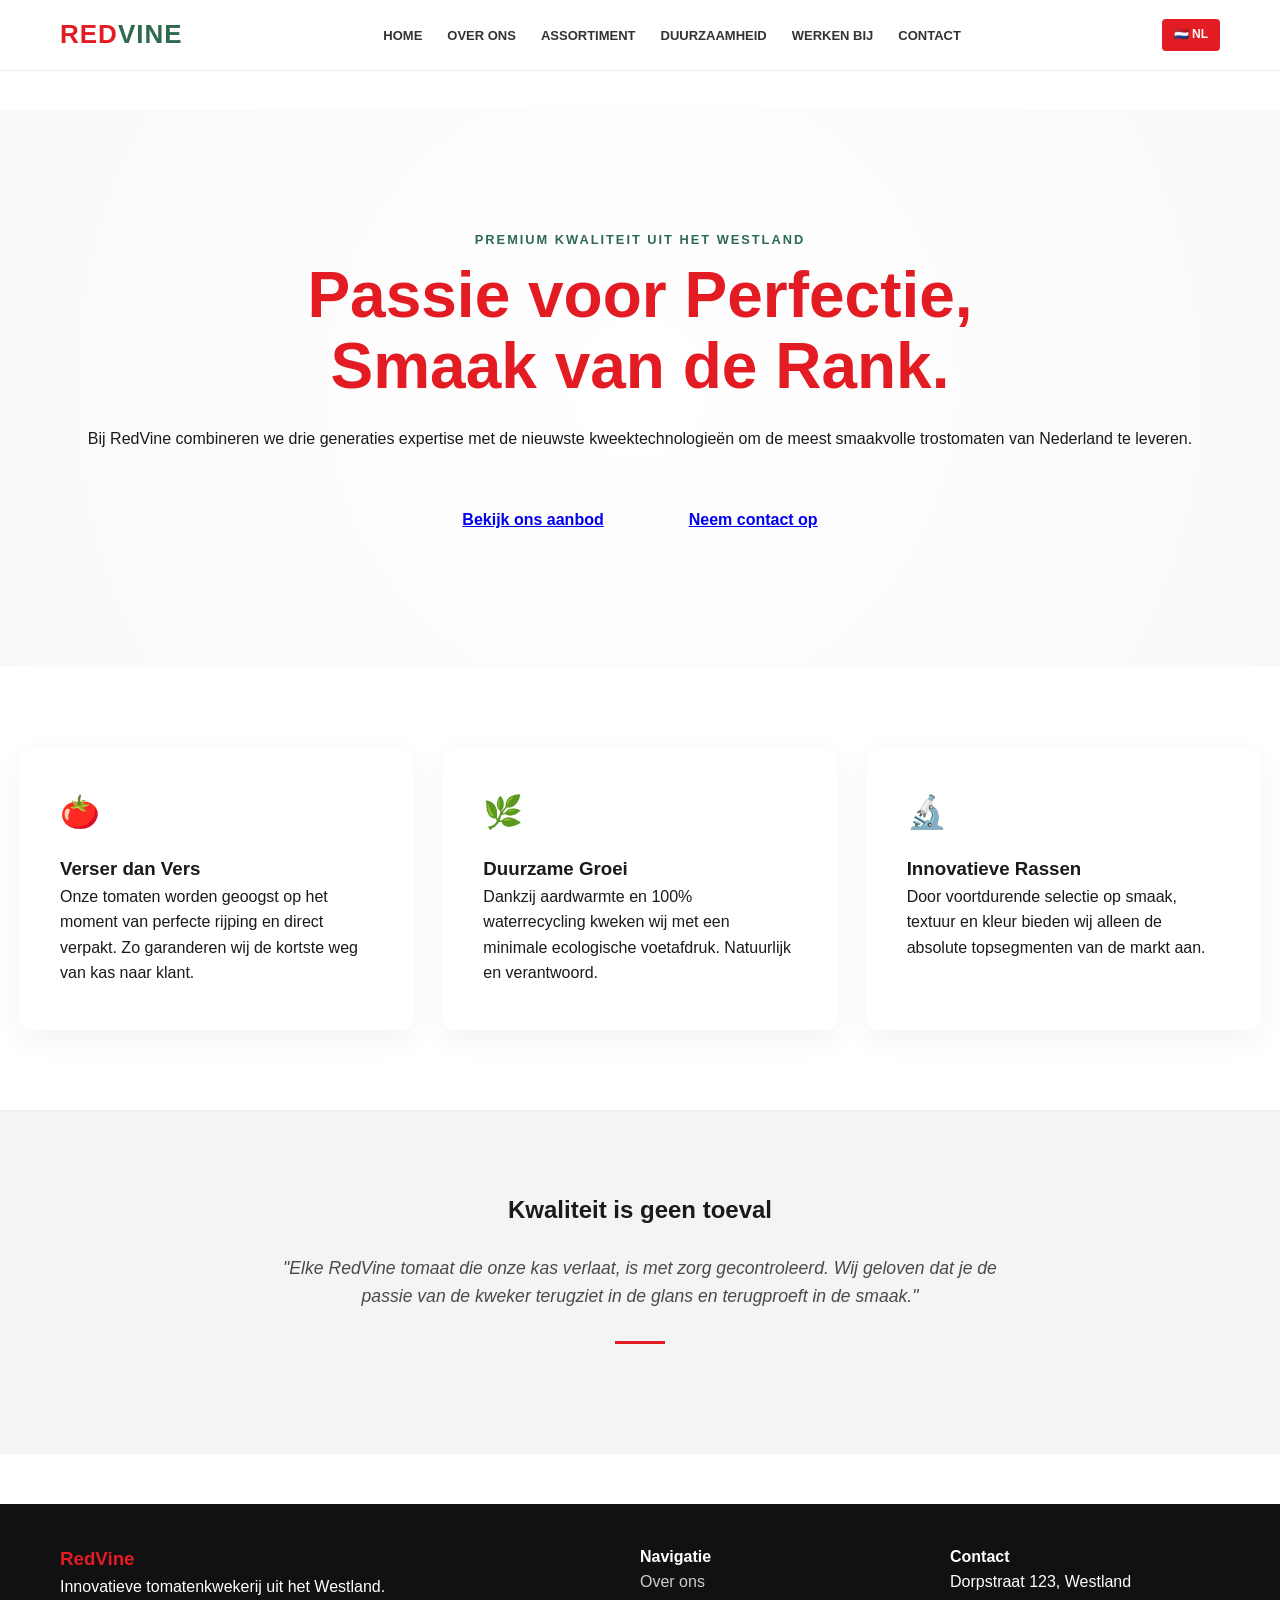
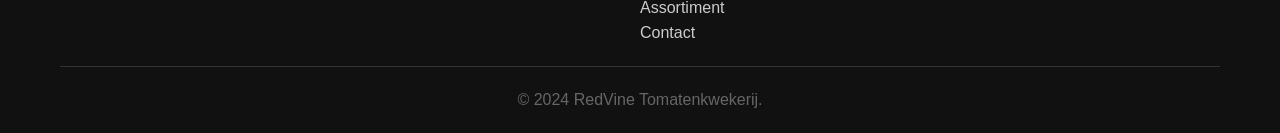
<file: index.html>
<!DOCTYPE html>
<html lang="nl">
<head>
    <meta charset="UTF-8">
    <meta name="viewport" content="width=device-width, initial-scale=1.0">
    <meta name="description" content="RedVine - Innovatieve tomatenkwekerij gespecialiseerd in de hoogste kwaliteit trostomaten met oog voor duurzaamheid.">
    <title>RedVine | Innovatieve Tomatenkwekerij</title>
    <link rel="stylesheet" href="style.css">
</head>
<body>

    <div id="header-placeholder"></div>

    <main>
        <!-- Hero Sectie -->
        <section class="hero">
            <div class="container">
                <span style="color: var(--accent-green); font-weight: 700; text-transform: uppercase; letter-spacing: 2px; font-size: 0.8rem; display: block; margin-bottom: 10px;">Premium Kwaliteit uit het Westland</span>
                <h1>Passie voor Perfectie,<br>Smaak van de Rank.</h1>
                <p>Bij RedVine combineren we drie generaties expertise met de nieuwste kweektechnologieën om de meest smaakvolle trostomaten van Nederland te leveren.</p>
                <div class="cta-group" style="display: flex; gap: 15px; justify-content: center; margin-top: 40px;">
                    <a href="assortiment.html" class="btn btn-primary">Bekijk ons aanbod</a>
                    <a href="contact.html" class="btn btn-secondary">Neem contact op</a>
                </div>
            </div>
        </section>

        <!-- Kenmerken Sectie (Nu met rode randen en naast elkaar) -->
        <section class="features" style="background-color: var(--white);">
            <div class="container">
                <div class="grid" style="display: grid; grid-template-columns: repeat(3, 1fr); gap: 30px;">
                    <div class="card feature-card-red">
                        <div style="color: var(--primary-red); font-size: 2rem; margin-bottom: 15px;">🍅</div>
                        <h3>Verser dan Vers</h3>
                        <p>Onze tomaten worden geoogst op het moment van perfecte rijping en direct verpakt. Zo garanderen wij de kortste weg van kas naar klant.</p>
                    </div>
                    <div class="card feature-card-red">
                        <div style="color: var(--primary-red); font-size: 2rem; margin-bottom: 15px;">🌿</div>
                        <h3>Duurzame Groei</h3>
                        <p>Dankzij aardwarmte en 100% waterrecycling kweken wij met een minimale ecologische voetafdruk. Natuurlijk en verantwoord.</p>
                    </div>
                    <div class="card feature-card-red">
                        <div style="color: var(--primary-red); font-size: 2rem; margin-bottom: 15px;">🔬</div>
                        <h3>Innovatieve Rassen</h3>
                        <p>Door voortdurende selectie op smaak, textuur en kleur bieden wij alleen de absolute topsegmenten van de markt aan.</p>
                    </div>
                </div>
            </div>
        </section>

        <!-- Onze Belofte -->
        <section style="background-color: var(--bg-alt); text-align: center; border-top: 1px solid #eee;">
            <div class="container" style="max-width: 800px;">
                <h2 style="margin-bottom: 25px;">Kwaliteit is geen toeval</h2>
                <p style="font-size: 1.1rem; color: var(--text-muted); font-style: italic;">"Elke RedVine tomaat die onze kas verlaat, is met zorg gecontroleerd. Wij geloven dat je de passie van de kweker terugziet in de glans en terugproeft in de smaak."</p>
                <div style="width: 50px; height: 3px; background: var(--primary-red); margin: 30px auto;"></div>
            </div>
        </section>
    </main>

    <div id="footer-placeholder"></div>

<script>
    // Voeg 'components/' toe voor de bestandsnaam
    fetch('components/header.html')
        .then(res => res.text())
        .then(data => {
            document.getElementById('header-placeholder').innerHTML = data;
        });

    fetch('components/footer.html')
        .then(res => res.text())
        .then(data => {
            document.getElementById('footer-placeholder').innerHTML = data;
        });
</script>

</body>
</html>
</file>
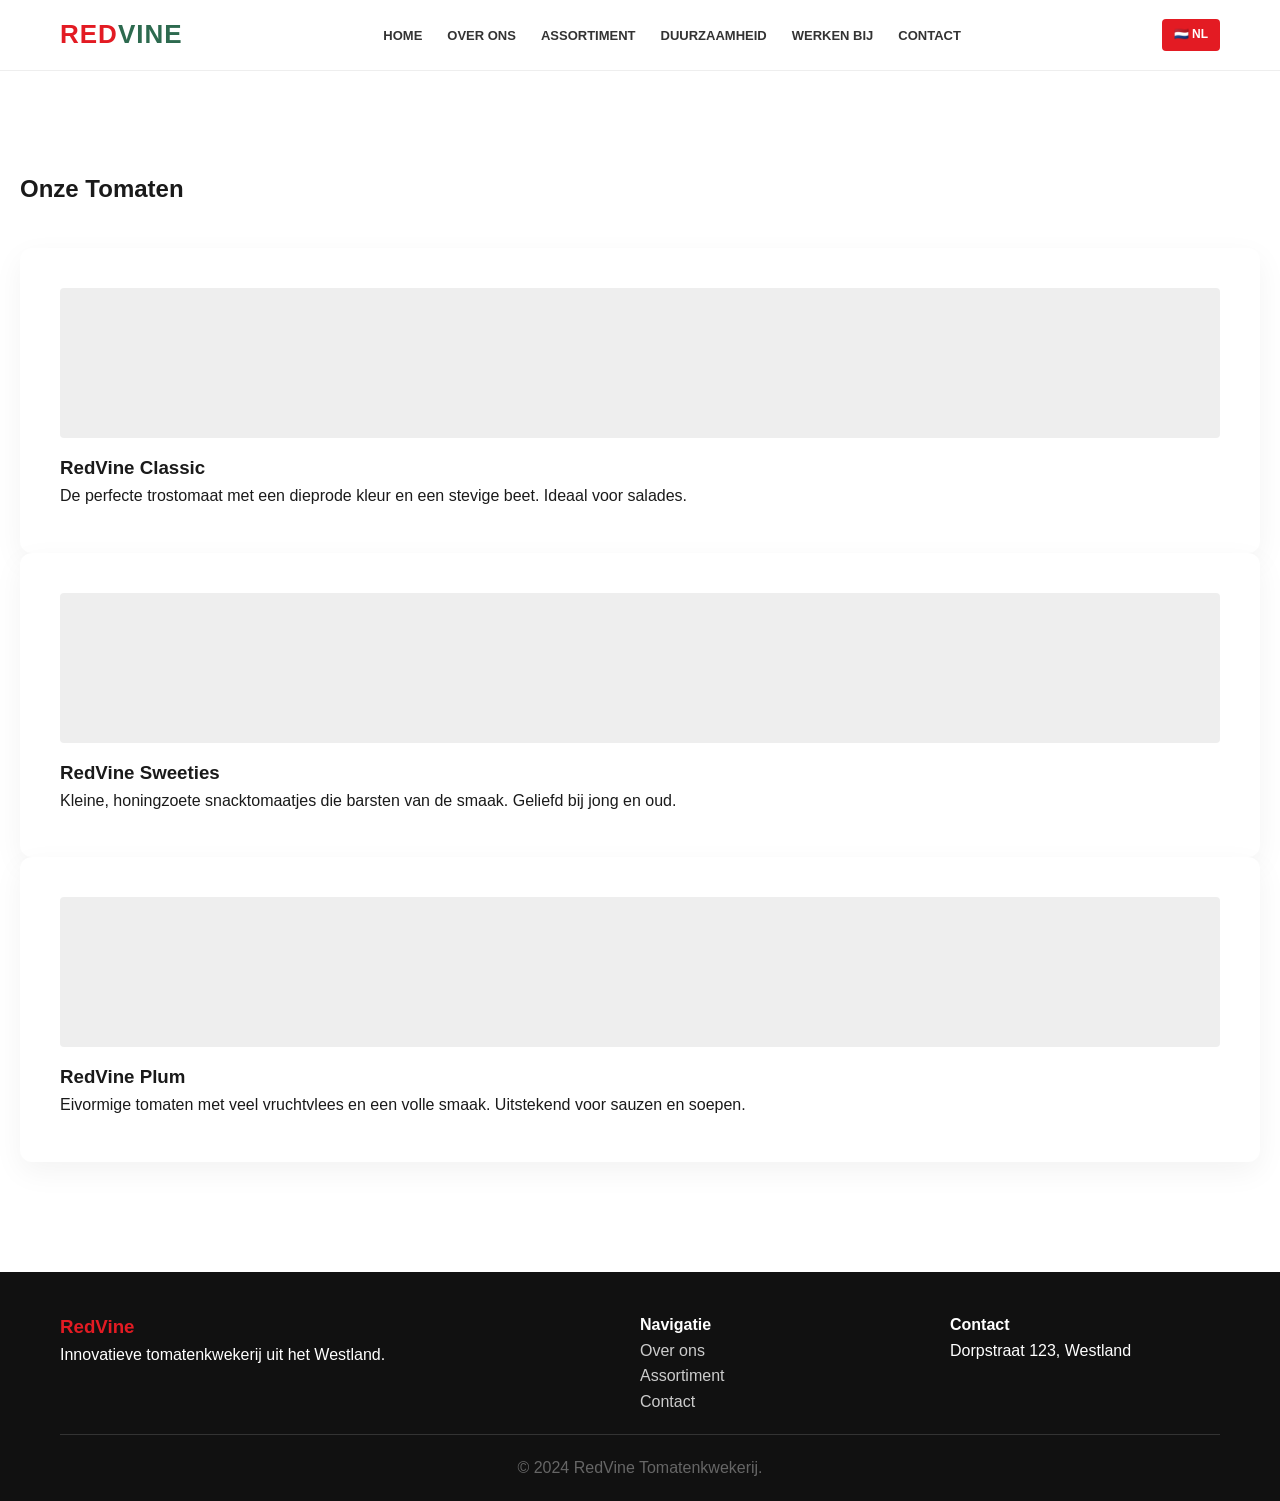
<file: assortiment.html>
<!DOCTYPE html>
<html lang="nl">
<head>
    <meta charset="UTF-8">
    <meta name="viewport" content="width=device-width, initial-scale=1.0">
    <meta name="description" content="Bekijk onze tomatenrassen: van trostomaat tot snacktomaat. Kwaliteit en smaak direct van de kweker.">
    <title>Ons Assortiment | RedVine</title>
    <link rel="stylesheet" href="style.css">
</head>
<body>

    <div id="header-placeholder"></div>

    <main class="container" style="padding: 60px 20px;">
        <h2 style="margin-bottom: 40px;">Onze Tomaten</h2>
        <div class="grid">
            <div class="card">
                <div style="height: 150px; background: #eee; margin-bottom: 15px; border-radius: 4px;"></div>
                <h3>RedVine Classic</h3>
                <p>De perfecte trostomaat met een dieprode kleur en een stevige beet. Ideaal voor salades.</p>
            </div>
            <div class="card">
                <div style="height: 150px; background: #eee; margin-bottom: 15px; border-radius: 4px;"></div>
                <h3>RedVine Sweeties</h3>
                <p>Kleine, honingzoete snacktomaatjes die barsten van de smaak. Geliefd bij jong en oud.</p>
            </div>
            <div class="card">
                <div style="height: 150px; background: #eee; margin-bottom: 15px; border-radius: 4px;"></div>
                <h3>RedVine Plum</h3>
                <p>Eivormige tomaten met veel vruchtvlees en een volle smaak. Uitstekend voor sauzen en soepen.</p>
            </div>
        </div>
    </main>

    <div id="footer-placeholder"></div>

<script>
    // Voeg 'components/' toe voor de bestandsnaam
    fetch('components/header.html')
        .then(res => res.text())
        .then(data => {
            document.getElementById('header-placeholder').innerHTML = data;
        });

    fetch('components/footer.html')
        .then(res => res.text())
        .then(data => {
            document.getElementById('footer-placeholder').innerHTML = data;
        });
</script>

</body>
</html>
</file>
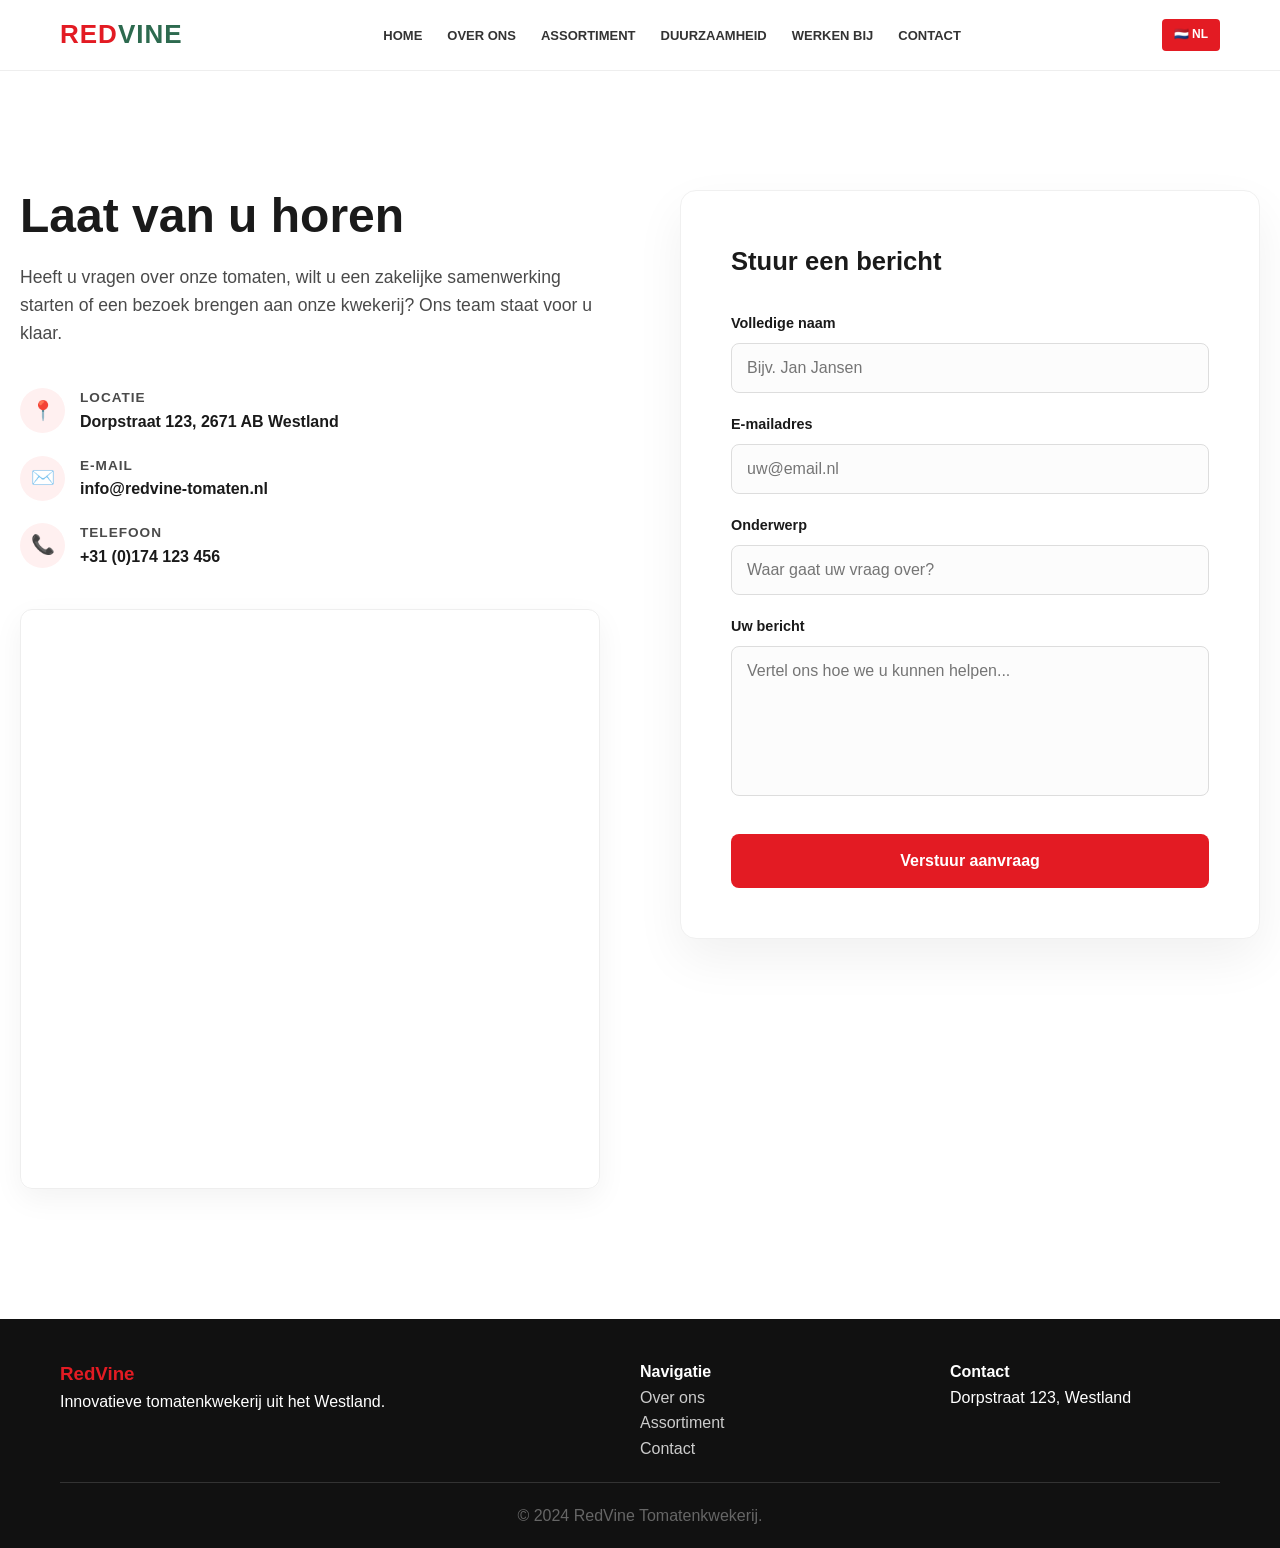
<file: contact.html>
<!DOCTYPE html>
<html lang="nl">
<head>
    <meta charset="UTF-8">
    <meta name="viewport" content="width=device-width, initial-scale=1.0">
    <meta name="description" content="Contact opnemen met RedVine? Vind hier onze adresgegevens of stuur ons direct een bericht via het formulier.">
    <title>Contact | RedVine</title>
    
    <!-- Je bestaande stylesheet voor header/footer -->
    <link rel="stylesheet" href="style.css">

    <style>
        /* CONTACT PAGINA SPECIFIEKE STYLING - Dit zorgt voor de 2 kolommen en modernisering */
        
        .contact-page-main {
            padding: 80px 0;
            animation: pageFadeIn 0.8s ease-out forwards;
        }

        .contact-grid {
            display: grid;
            grid-template-columns: 1fr 1fr; /* Forceert twee kolommen naast elkaar */
            gap: 80px;
            align-items: start;
        }

        /* Linkerkolom: Info & Map */
        .info-section h1 {
            font-size: 3rem;
            color: var(--text-dark);
            margin-bottom: 20px;
            line-height: 1.1;
        }

        .intro-text {
            font-size: 1.1rem;
            color: var(--text-muted);
            margin-bottom: 40px;
        }

        .detail-item {
            display: flex;
            align-items: center;
            gap: 15px;
            margin-bottom: 20px;
        }

        .icon-circle {
            background: #fff0f0;
            width: 45px;
            height: 45px;
            display: flex;
            align-items: center;
            justify-content: center;
            border-radius: 50%;
            font-size: 1.2rem;
        }

        .detail-item h4 {
            margin: 0;
            font-size: 0.85rem;
            text-transform: uppercase;
            letter-spacing: 1px;
            color: var(--text-muted);
        }

        .detail-item p {
            margin: 0;
            font-weight: 600;
        }

        /* De vierkante kaart */
        .map-box {
            width: 100%;
            aspect-ratio: 1 / 1; /* Maakt de kaart perfect vierkant */
            margin-top: 40px;
            border-radius: 12px;
            overflow: hidden;
            border: 1px solid #eee;
            box-shadow: 0 10px 30px rgba(0,0,0,0.05);
        }

        /* Rechterkolom: Formulier Card */
        .form-card {
            background: #ffffff;
            padding: 50px;
            border-radius: 16px;
            box-shadow: 0 20px 50px rgba(0,0,0,0.06);
            border: 1px solid #f0f0f0;
        }

        .form-card h3 {
            font-size: 1.6rem;
            margin-bottom: 30px;
        }

        .form-group {
            margin-bottom: 20px;
        }

        .form-group label {
            display: block;
            font-size: 0.9rem;
            font-weight: 600;
            margin-bottom: 8px;
        }

        .form-group input, 
        .form-group textarea {
            width: 100%;
            padding: 15px;
            border: 1px solid #ddd;
            border-radius: 8px;
            font-family: inherit;
            font-size: 1rem;
            background: #fcfcfc;
            transition: all 0.3s ease;
            box-sizing: border-box; /* Cruciaal: zorgt dat padding binnen de 100% valt */
        }

        .form-group input:focus, 
        .form-group textarea:focus {
            outline: none;
            border-color: var(--primary-red);
            background: #fff;
            box-shadow: 0 0 0 4px rgba(227, 27, 35, 0.05);
        }

        .form-group textarea {
            height: 150px;
            resize: none;
        }

        .submit-btn {
            width: 100%;
            background-color: var(--primary-red);
            color: white;
            border: none;
            padding: 18px;
            border-radius: 8px;
            font-weight: 700;
            font-size: 1rem;
            cursor: pointer;
            transition: transform 0.2s, background 0.3s;
            margin-top: 10px;
        }

        .submit-btn:hover {
            background-color: #c4161d;
            transform: translateY(-2px);
        }

        /* Responsive */
        @media (max-width: 992px) {
            .contact-grid {
                grid-template-columns: 1fr;
                gap: 50px;
            }
        }
    </style>
</head>
<body>

    <div id="header-placeholder"></div>

    <main class="contact-page-main">
        <div class="container contact-grid">
            
            <!-- Linkerkolom: Info & Map -->
            <div class="info-section">
                <h1>Laat van u horen</h1>
                <p class="intro-text">Heeft u vragen over onze tomaten, wilt u een zakelijke samenwerking starten of een bezoek brengen aan onze kwekerij? Ons team staat voor u klaar.</p>
                
                <div class="contact-details">
                    <div class="detail-item">
                        <div class="icon-circle">📍</div>
                        <div>
                            <h4>Locatie</h4>
                            <p>Dorpstraat 123, 2671 AB Westland</p>
                        </div>
                    </div>
                    <div class="detail-item">
                        <div class="icon-circle">✉️</div>
                        <div>
                            <h4>E-mail</h4>
                            <p>info@redvine-tomaten.nl</p>
                        </div>
                    </div>
                    <div class="detail-item">
                        <div class="icon-circle">📞</div>
                        <div>
                            <h4>Telefoon</h4>
                            <p>+31 (0)174 123 456</p>
                        </div>
                    </div>
                </div>

                <!-- De Vierkante Map -->
                <div class="map-box">
                    <iframe src="https://www.google.com/maps/embed?pb=!1m18!1m12!1m3!1d39257.65345914614!2d4.172909743048596!3d51.99596464522933!2m3!1f0!2f0!3f0!3m2!1i1024!2i768!4f13.1!3m3!1m2!1s0x47c5b6b15822f08d%3A0x6b40bd06915152eb!2sNaaldwijk!5e0!3m2!1snl!2snl!4v1711267890123!5m2!1snl!2snl" width="100%" height="100%" style="border:0;" allowfullscreen="" loading="lazy"></iframe>
                </div>
            </div>

            <!-- Rechterkolom: Formulier -->
            <div class="form-card">
                <h3>Stuur een bericht</h3>
                
                <form name="contactformulier" method="POST" data-netlify="true" netlify-honeypot="bot-field">
                    
                    <p style="display: none;">
                        <label>Vul dit niet in als je een mens bent: <input name="bot-field"></label>
                    </p>

                    <div class="form-group">
                        <label>Volledige naam</label>
                        <input type="text" name="naam" placeholder="Bijv. Jan Jansen" required>
                    </div>
                    <div class="form-group">
                        <label>E-mailadres</label>
                        <input type="email" name="email" placeholder="uw@email.nl" required>
                    </div>
                    <div class="form-group">
                        <label>Onderwerp</label>
                        <input type="text" name="onderwerp" placeholder="Waar gaat uw vraag over?" required>
                    </div>
                    <div class="form-group">
                        <label>Uw bericht</label>
                        <textarea name="bericht" placeholder="Vertel ons hoe we u kunnen helpen..." required></textarea>
                    </div>
                    <button type="submit" class="submit-btn">Verstuur aanvraag</button>
                </form>
                </div>

        </div>
    </main>

    <div id="footer-placeholder"></div>

<script>
    // Voeg 'components/' toe voor de bestandsnaam
    fetch('components/header.html')
        .then(res => res.text())
        .then(data => {
            document.getElementById('header-placeholder').innerHTML = data;
        });

    fetch('components/footer.html')
        .then(res => res.text())
        .then(data => {
            document.getElementById('footer-placeholder').innerHTML = data;
        });
</script>

</body>
</html>
</file>
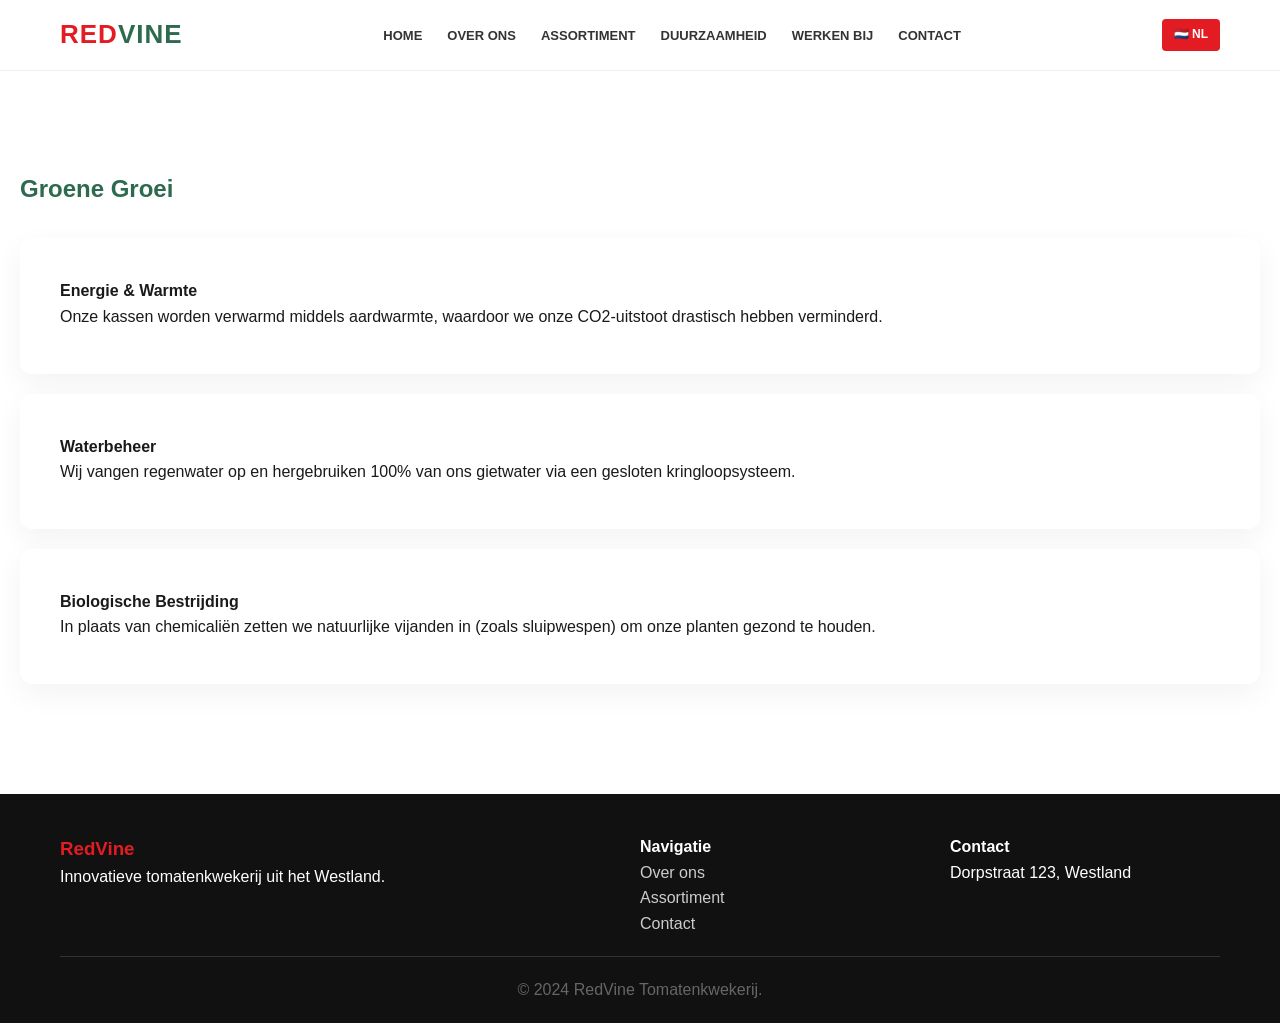
<file: duurzaamheid.html>
<!DOCTYPE html>
<html lang="nl">
<head>
    <meta charset="UTF-8">
    <meta name="viewport" content="width=device-width, initial-scale=1.0">
    <meta name="description" content="Duurzaamheid bij RedVine: Hoe wij tomaten kweken met aardwarmte, waterrecycling en natuurlijke bestrijding.">
    <title>Duurzaamheid & Innovatie | RedVine</title>
    <link rel="stylesheet" href="style.css">
</head>
<body>

    <div id="header-placeholder"></div>

    <main class="container" style="padding: 60px 20px;">
        <h2 style="color: var(--accent-green);">Groene Groei</h2>
        <div style="margin-top: 30px;">
            <div class="card" style="margin-bottom: 20px;">
                <h4>Energie & Warmte</h4>
                <p>Onze kassen worden verwarmd middels aardwarmte, waardoor we onze CO2-uitstoot drastisch hebben verminderd.</p>
            </div>
            <div class="card" style="margin-bottom: 20px;">
                <h4>Waterbeheer</h4>
                <p>Wij vangen regenwater op en hergebruiken 100% van ons gietwater via een gesloten kringloopsysteem.</p>
            </div>
            <div class="card">
                <h4>Biologische Bestrijding</h4>
                <p>In plaats van chemicaliën zetten we natuurlijke vijanden in (zoals sluipwespen) om onze planten gezond te houden.</p>
            </div>
        </div>
    </main>

    <div id="footer-placeholder"></div>

<script>
    // Voeg 'components/' toe voor de bestandsnaam
    fetch('components/header.html')
        .then(res => res.text())
        .then(data => {
            document.getElementById('header-placeholder').innerHTML = data;
        });

    fetch('components/footer.html')
        .then(res => res.text())
        .then(data => {
            document.getElementById('footer-placeholder').innerHTML = data;
        });
</script>

</body>
</html>
</file>
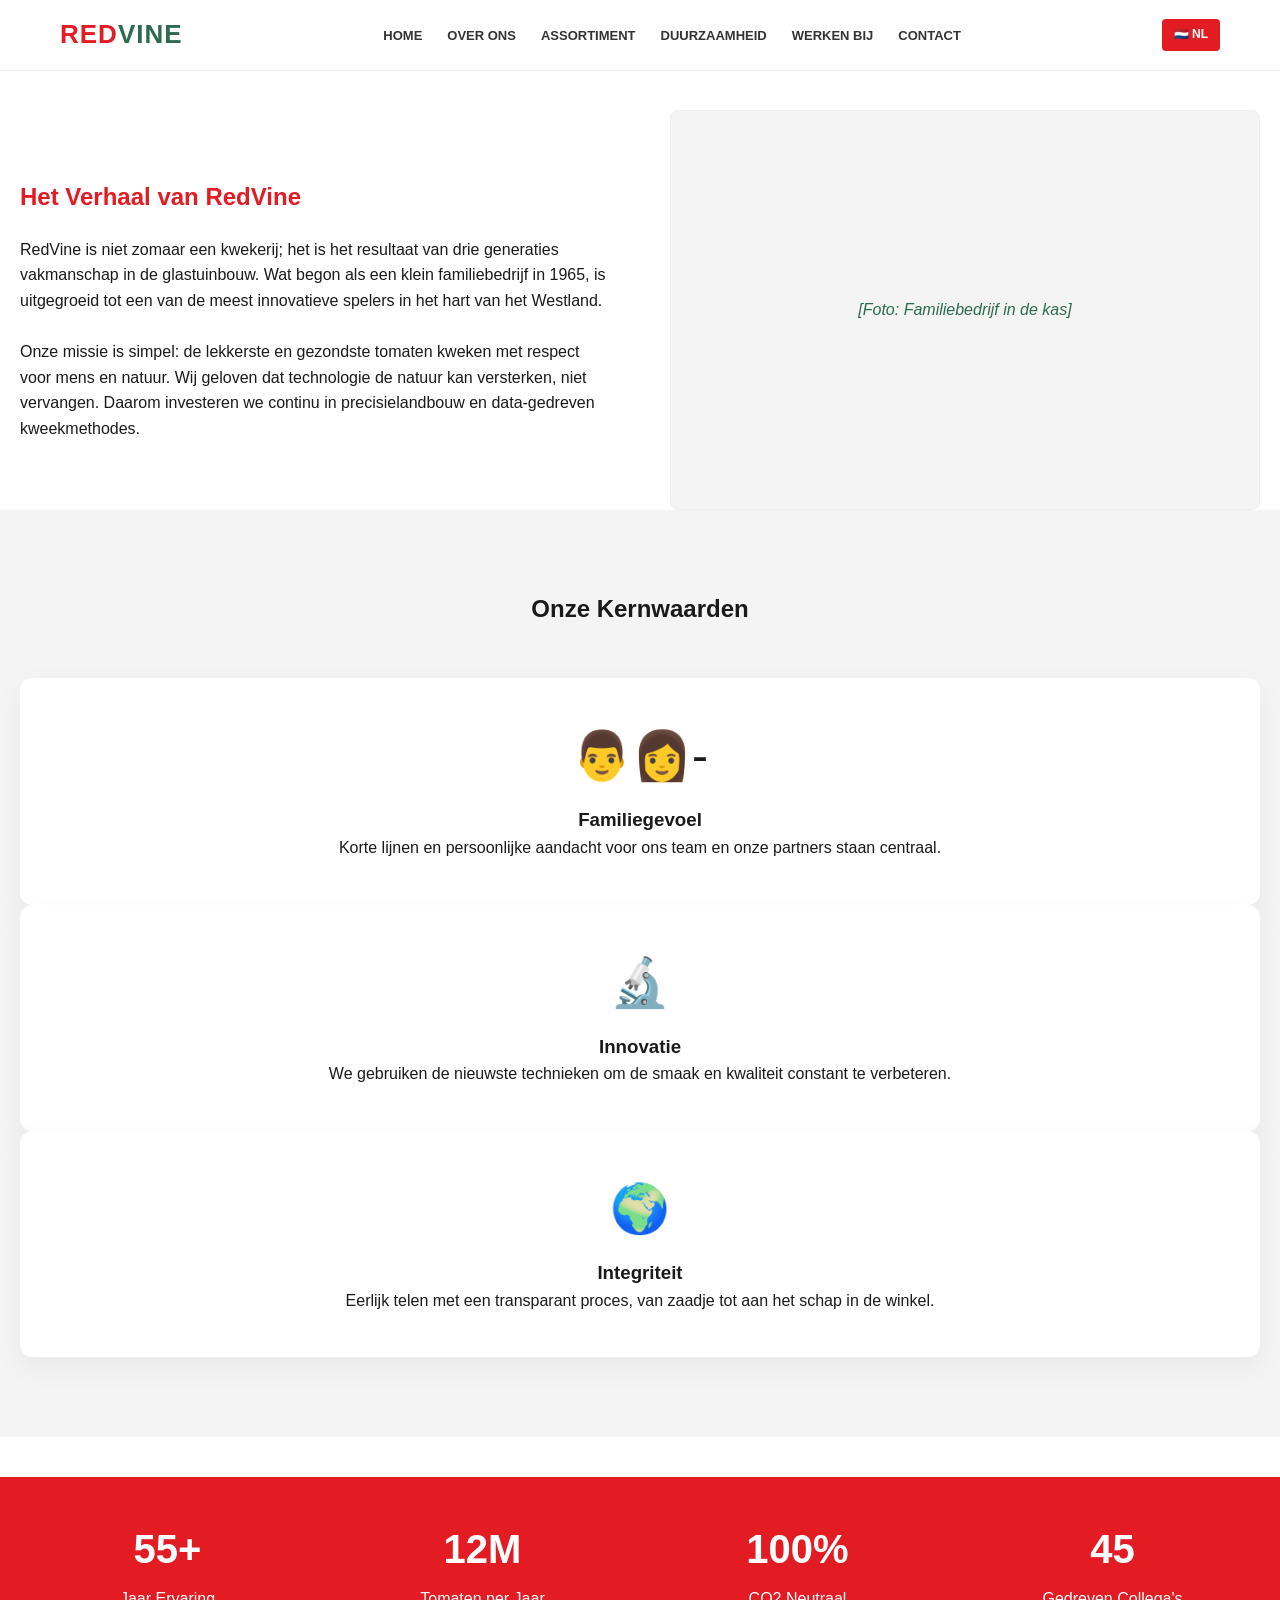
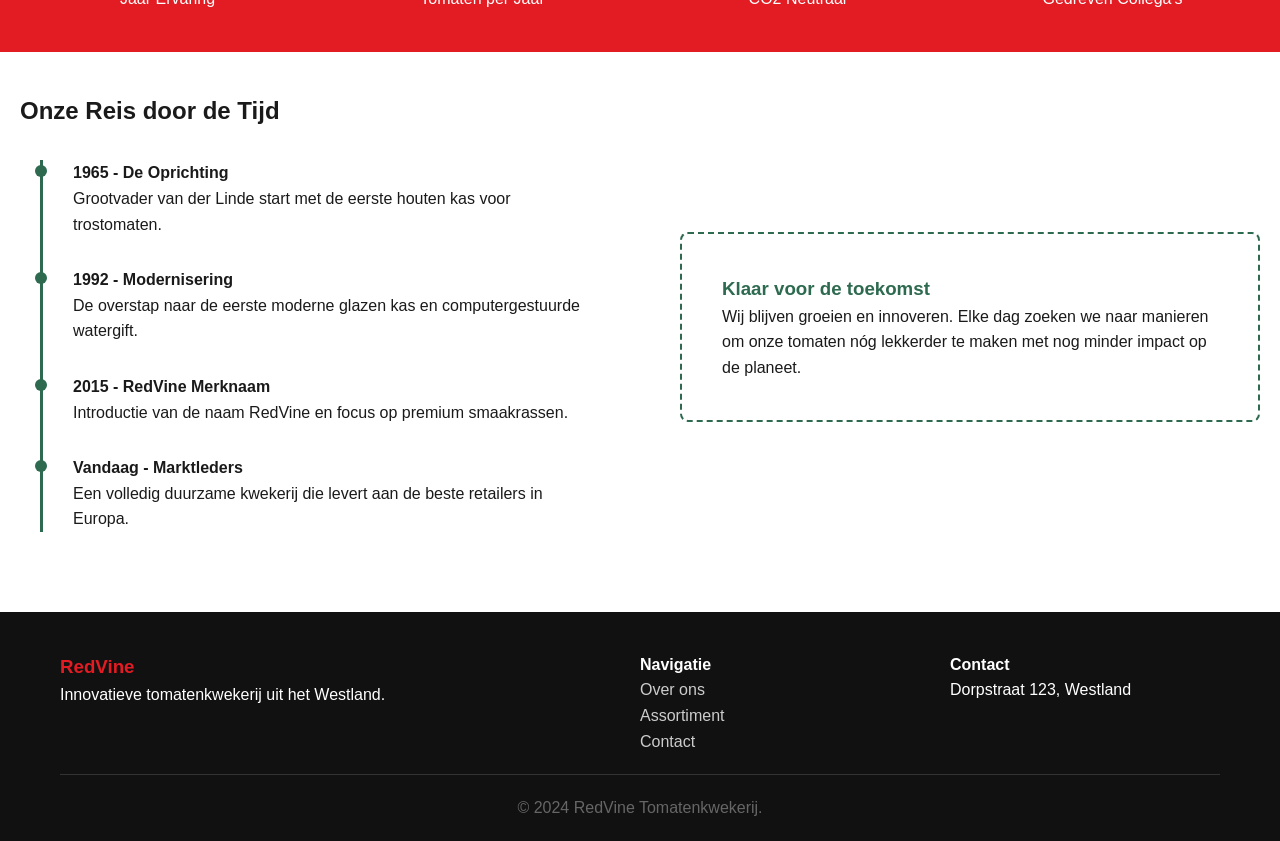
<file: over-ons.html>
<!DOCTYPE html>
<html lang="nl">
<head>
    <meta charset="UTF-8">
    <meta name="viewport" content="width=device-width, initial-scale=1.0">
    <meta name="description" content="Ontdek het verhaal van RedVine. Onze passie voor tomaten, onze drie generaties aan ervaring en onze visie op de toekomst van de glastuinbouw.">
    <title>Over ons | RedVine</title>
    <link rel="stylesheet" href="style.css">
    <style>
        /* Specifieke stijlen voor deze pagina om witruimte te breken */
        .stats-bar {
            background-color: var(--primary-red);
            color: var(--white);
            padding: 40px 0;
            text-align: center;
            margin: 40px 0;
        }
        .stats-grid {
            display: grid;
            grid-template-columns: repeat(auto-fit, minmax(200px, 1fr));
            gap: 20px;
        }
        .stat-item h2 {
            font-size: 2.5rem;
            margin-bottom: 5px;
            color: var(--white);
        }
        .timeline {
            border-left: 3px solid var(--accent-green);
            margin-left: 20px;
            padding-left: 30px;
            position: relative;
        }
        .timeline-item {
            margin-bottom: 30px;
            position: relative;
        }
        .timeline-item::before {
            content: '';
            position: absolute;
            left: -38px;
            top: 5px;
            width: 12px;
            height: 12px;
            background: var(--accent-green);
            border-radius: 50%;
        }
    </style>
</head>
<body>

    <div id="header-placeholder"></div>

    <main>
        <!-- Introductie Sectie -->
        <section class="container">
            <div style="display: grid; grid-template-columns: 1fr 1fr; gap: 60px; align-items: center;">
                <div>
                    <h1 style="color: var(--primary-red); margin-bottom: 20px;">Het Verhaal van RedVine</h1>
                    <p>RedVine is niet zomaar een kwekerij; het is het resultaat van drie generaties vakmanschap in de glastuinbouw. Wat begon als een klein familiebedrijf in 1965, is uitgegroeid tot een van de meest innovatieve spelers in het hart van het Westland.</p>
                    <br>
                    <p>Onze missie is simpel: de lekkerste en gezondste tomaten kweken met respect voor mens en natuur. Wij geloven dat technologie de natuur kan versterken, niet vervangen. Daarom investeren we continu in precisielandbouw en data-gedreven kweekmethodes.</p>
                </div>
                <div style="background: var(--bg-alt); height: 400px; display: flex; align-items: center; justify-content: center; border-radius: 8px; border: 1px solid #eee;">
                    <span style="color: var(--accent-green); font-style: italic;">[Foto: Familiebedrijf in de kas]</span>
                </div>
            </div>
        </section>

        <!-- Kernwaarden Sectie (Vult de breedte en geeft visuele prikkels) -->
        <section style="background-color: var(--bg-alt); padding: 80px 0;">
            <div class="container">
                <h2 style="text-align: center; margin-bottom: 50px;">Onze Kernwaarden</h2>
                <div class="grid">
                    <div class="card" style="text-align: center;">
                        <div style="font-size: 3rem; margin-bottom: 10px;">👨‍👩-</div>
                        <h3>Familiegevoel</h3>
                        <p>Korte lijnen en persoonlijke aandacht voor ons team en onze partners staan centraal.</p>
                    </div>
                    <div class="card" style="text-align: center;">
                        <div style="font-size: 3rem; margin-bottom: 10px;">🔬</div>
                        <h3>Innovatie</h3>
                        <p>We gebruiken de nieuwste technieken om de smaak en kwaliteit constant te verbeteren.</p>
                    </div>
                    <div class="card" style="text-align: center;">
                        <div style="font-size: 3rem; margin-bottom: 10px;">🌍</div>
                        <h3>Integriteit</h3>
                        <p>Eerlijk telen met een transparant proces, van zaadje tot aan het schap in de winkel.</p>
                    </div>
                </div>
            </div>
        </section>

        <!-- Statistieken Bar -->
        <div class="stats-bar">
            <div class="container">
                <div class="stats-grid">
                    <div class="stat-item">
                        <h2>55+</h2>
                        <p>Jaar Ervaring</p>
                    </div>
                    <div class="stat-item">
                        <h2>12M</h2>
                        <p>Tomaten per Jaar</p>
                    </div>
                    <div class="stat-item">
                        <h2>100%</h2>
                        <p>CO2 Neutraal</p>
                    </div>
                    <div class="stat-item">
                        <h2>45</h2>
                        <p>Gedreven Collega's</p>
                    </div>
                </div>
            </div>
        </div>

        <!-- Historie / Tijdlijn Sectie -->
        <section class="container">
            <div style="display: grid; grid-template-columns: 1fr 1fr; gap: 80px;">
                <div>
                    <h2 style="margin-bottom: 30px;">Onze Reis door de Tijd</h2>
                    <div class="timeline">
                        <div class="timeline-item">
                            <h4>1965 - De Oprichting</h4>
                            <p>Grootvader van der Linde start met de eerste houten kas voor trostomaten.</p>
                        </div>
                        <div class="timeline-item">
                            <h4>1992 - Modernisering</h4>
                            <p>De overstap naar de eerste moderne glazen kas en computergestuurde watergift.</p>
                        </div>
                        <div class="timeline-item">
                            <h4>2015 - RedVine Merknaam</h4>
                            <p>Introductie van de naam RedVine en focus op premium smaakrassen.</p>
                        </div>
                        <div class="timeline-item">
                            <h4>Vandaag - Marktleders</h4>
                            <p>Een volledig duurzame kwekerij die levert aan de beste retailers in Europa.</p>
                        </div>
                    </div>
                </div>
                <div style="display: flex; flex-direction: column; justify-content: center;">
                    <div style="padding: 40px; border: 2px dashed var(--accent-green); border-radius: 8px;">
                        <h3 style="color: var(--accent-green);">Klaar voor de toekomst</h3>
                        <p>Wij blijven groeien en innoveren. Elke dag zoeken we naar manieren om onze tomaten nóg lekkerder te maken met nog minder impact op de planeet.</p>
                    </div>
                </div>
            </div>
        </section>
    </main>

    <div id="footer-placeholder"></div>

<script>
    // Voeg 'components/' toe voor de bestandsnaam
    fetch('components/header.html')
        .then(res => res.text())
        .then(data => {
            document.getElementById('header-placeholder').innerHTML = data;
        });

    fetch('components/footer.html')
        .then(res => res.text())
        .then(data => {
            document.getElementById('footer-placeholder').innerHTML = data;
        });
</script>

</body>
</html>
</file>
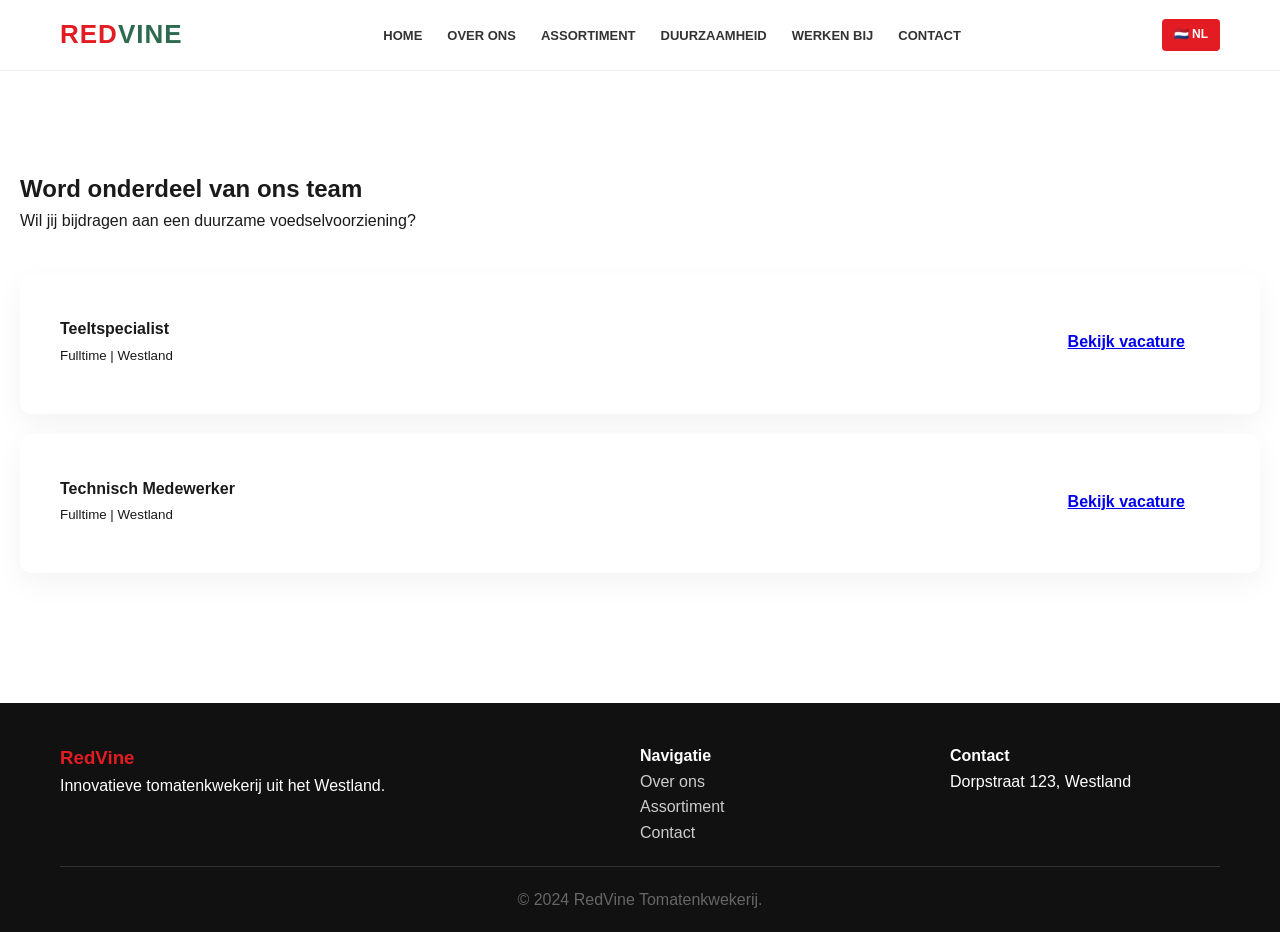
<file: vacatures.html>
<!DOCTYPE html>
<html lang="nl">
<head>
    <meta charset="UTF-8">
    <meta name="viewport" content="width=device-width, initial-scale=1.0">
    <meta name="description" content="Werken bij RedVine? Bekijk onze openstaande vacatures en word onderdeel van ons innovatieve team.">
    <title>Werken bij RedVine | Vacatures</title>
    <link rel="stylesheet" href="style.css">
</head>
<body>

    <div id="header-placeholder"></div>

    <main class="container" style="padding: 60px 20px;">
        <h2>Word onderdeel van ons team</h2>
        <p style="margin-bottom: 40px;">Wil jij bijdragen aan een duurzame voedselvoorziening?</p>
        
        <div id="vacature-list">
            <!-- Voorbereid voor CMS -->
            <div class="card" style="margin-bottom: 20px; display: flex; justify-content: space-between; align-items: center;">
                <div>
                    <h4>Teeltspecialist</h4>
                    <small>Fulltime | Westland</small>
                </div>
                <a href="#" class="btn btn-secondary">Bekijk vacature</a>
            </div>
            <div class="card" style="margin-bottom: 20px; display: flex; justify-content: space-between; align-items: center;">
                <div>
                    <h4>Technisch Medewerker</h4>
                    <small>Fulltime | Westland</small>
                </div>
                <a href="#" class="btn btn-secondary">Bekijk vacature</a>
            </div>
        </div>
    </main>

    <div id="footer-placeholder"></div>

<script>
    // Voeg 'components/' toe voor de bestandsnaam
    fetch('components/header.html')
        .then(res => res.text())
        .then(data => {
            document.getElementById('header-placeholder').innerHTML = data;
        });

    fetch('components/footer.html')
        .then(res => res.text())
        .then(data => {
            document.getElementById('footer-placeholder').innerHTML = data;
        });
</script>

</body>
</html>
</file>
<file: style.css>
/* 
   REDVINE - Central Stylesheet (v2: Enhanced UI & Animations)
*/

:root {
    --primary-red: #e31b23;
    --accent-green: #2d6a4f;
    --bg-light: #ffffff;
    --bg-alt: #f4f4f4;
    --text-dark: #1a1a1a;
    --text-muted: #4a4a4a;
    --white: #ffffff;
    --transition: all 0.4s cubic-bezier(0.25, 1, 0.5, 1);
    --max-width: 1400px;
    --header-height: 90px;
}

/* Reset & Basis */
* {
    margin: 0;
    padding: 0;
    box-sizing: border-box;
}

body {
    font-family: 'Segoe UI', Roboto, Helvetica, Arial, sans-serif;
    line-height: 1.6;
    color: var(--text-dark);
    background-color: var(--bg-light);
    overflow-x: hidden;
    padding-top: 110px !important; /* Verhoogd naar 110px voor extra ruimte */
}

/* --- ANIMATIES --- */

/* Fade-in voor de hele pagina content */
main {
    animation: pageFadeIn 0.8s ease-out forwards;
    display: block;
    width: 100%;
}

@keyframes pageFadeIn {
    from {
        opacity: 0;
        transform: translateY(20px);
    }
    to {
        opacity: 1;
        transform: translateY(0);
    }
}

/* --- LAY-OUT --- */

.container {
    max-width: var(--max-width);
    margin: 0 auto;
    padding: 0 20px;
}

section {
    padding: 80px 0;
}

/* --- HERO & CONTENT --- */

.hero {
    background: radial-gradient(circle at center, #ffffff 0%, #f9f9f9 100%);
    padding: 120px 0;
    text-align: center;
}

.hero h1 {
    font-size: 4rem;
    color: var(--primary-red);
    margin-bottom: 25px;
    line-height: 1.1;
}

/* Knoppen met zachte hover */
.btn {
    display: inline-block;
    padding: 15px 35px;
    border-radius: 50px; /* Ronder voor moderne look */
    font-weight: 600;
    transition: var(--transition);
    border: none;
}

.btn-primary:hover {
    transform: translateY(-3px);
    box-shadow: 0 10px 20px rgba(227, 27, 35, 0.2);
    background-color: #c4161d;
}

/* Kaarten met hover lift */
.card {
    background: var(--white);
    padding: 40px;
    border-radius: 12px;
    box-shadow: 0 10px 30px rgba(0,0,0,0.05);
    transition: var(--transition);
    border-bottom: 4px solid transparent;
}

.card:hover {
    transform: translateY(-10px);
    border-bottom: 4px solid var(--accent-green);
    box-shadow: 0 20px 40px rgba(0,0,0,0.1);
}

/* Footer beknopt */
footer {
    background-color: #111;
    color: var(--white);
    padding: 40px 0;
    margin-top: 60px;
}

/* Header Layout */
.main-site-header { width: 100%; background: #fff; border-bottom: 1px solid #eee; position: fixed; top: 0; z-index: 999; }
.header-inner { max-width: 1200px; margin: 0 auto; height: 70px; display: flex; justify-content: space-between; align-items: center; padding: 0 20px; }
.site-logo { text-decoration: none; font-size: 22px; font-weight: 900; text-transform: uppercase; }
.nav-list { display: flex; list-style: none; gap: 20px; }
.nav-list a { text-decoration: none; color: #333; font-weight: 700; font-size: 13px; text-transform: uppercase; }
.lang-badge { background: #e31b23; color: #fff; padding: 5px 10px; border-radius: 4px; font-size: 12px; }

/* Footer Layout */
.site-footer { background: #111; color: #fff; padding: 40px 0 20px; margin-top: 50px; }
.footer-container { max-width: 1200px; margin: 0 auto; padding: 0 20px; }
.footer-grid { display: grid; grid-template-columns: 2fr 1fr 1fr; gap: 40px; }
.footer-grid ul { list-style: none; padding: 0; }
.footer-grid a { color: #ccc; text-decoration: none; }
.footer-bottom { text-align: center; border-top: 1px solid #333; padding-top: 20px; margin-top: 20px; color: #666; }

/* Ruimte voor de header */
body { padding-top: 70px; }

/* Logo */
.site-logo {
    text-decoration: none;
    font-size: 26px;
    font-weight: 900;
    text-transform: uppercase;
    letter-spacing: 1px;
}
.t-red { color: #e31b23; }
.t-green { color: #2d6a4f; }

/* Navigatie */
.nav-list {
    display: flex;
    list-style: none;
    gap: 25px;
    margin: 0;
    padding: 0;
}

.nav-list a {
    text-decoration: none;
    color: #333;
    font-weight: 700;
    font-size: 13px;
    text-transform: uppercase;
    transition: color 0.3s;
}

.nav-list a:hover {
    color: #e31b23;
}

/* Taal Badge */
.lang-badge {
    background: #e31b23;
    color: white;
    padding: 6px 12px;
    border-radius: 4px;
    font-weight: 800;
    font-size: 12px;
}

/* De bewegende Tomaat en Lijn */
.vine-container {
    width: 100%;
    height: 4px;
    background: #f0f0f0;
    position: relative;
}

.vine-line {
    position: absolute;
    height: 100%;
    background: #2d6a4f;
    width: 0%;
    left: 0;
}

.rolling-tomato {
    position: absolute;
    top: -12px;
    left: 0%;
    font-size: 22px;
    transform: translateX(-50%);
    line-height: 1;
    z-index: 20;
    transition: left 0.1s linear;
}
</file>
